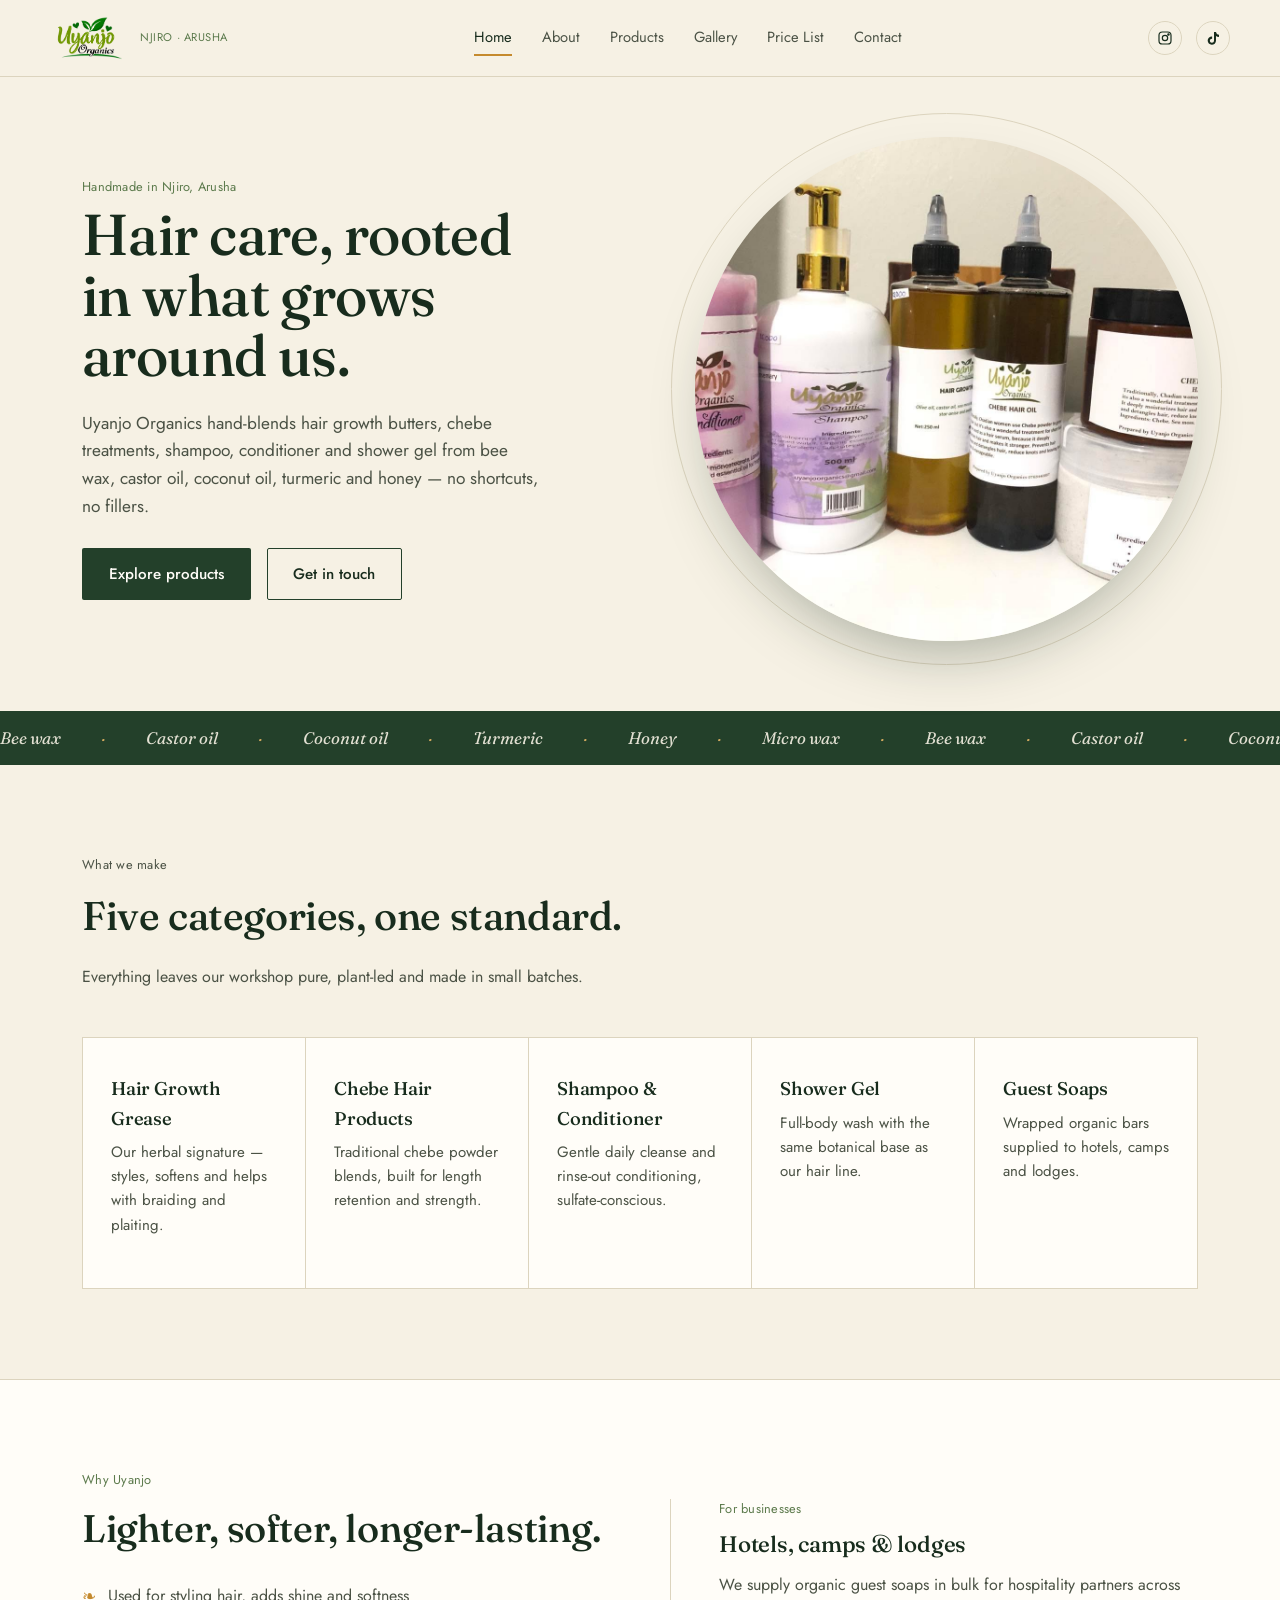
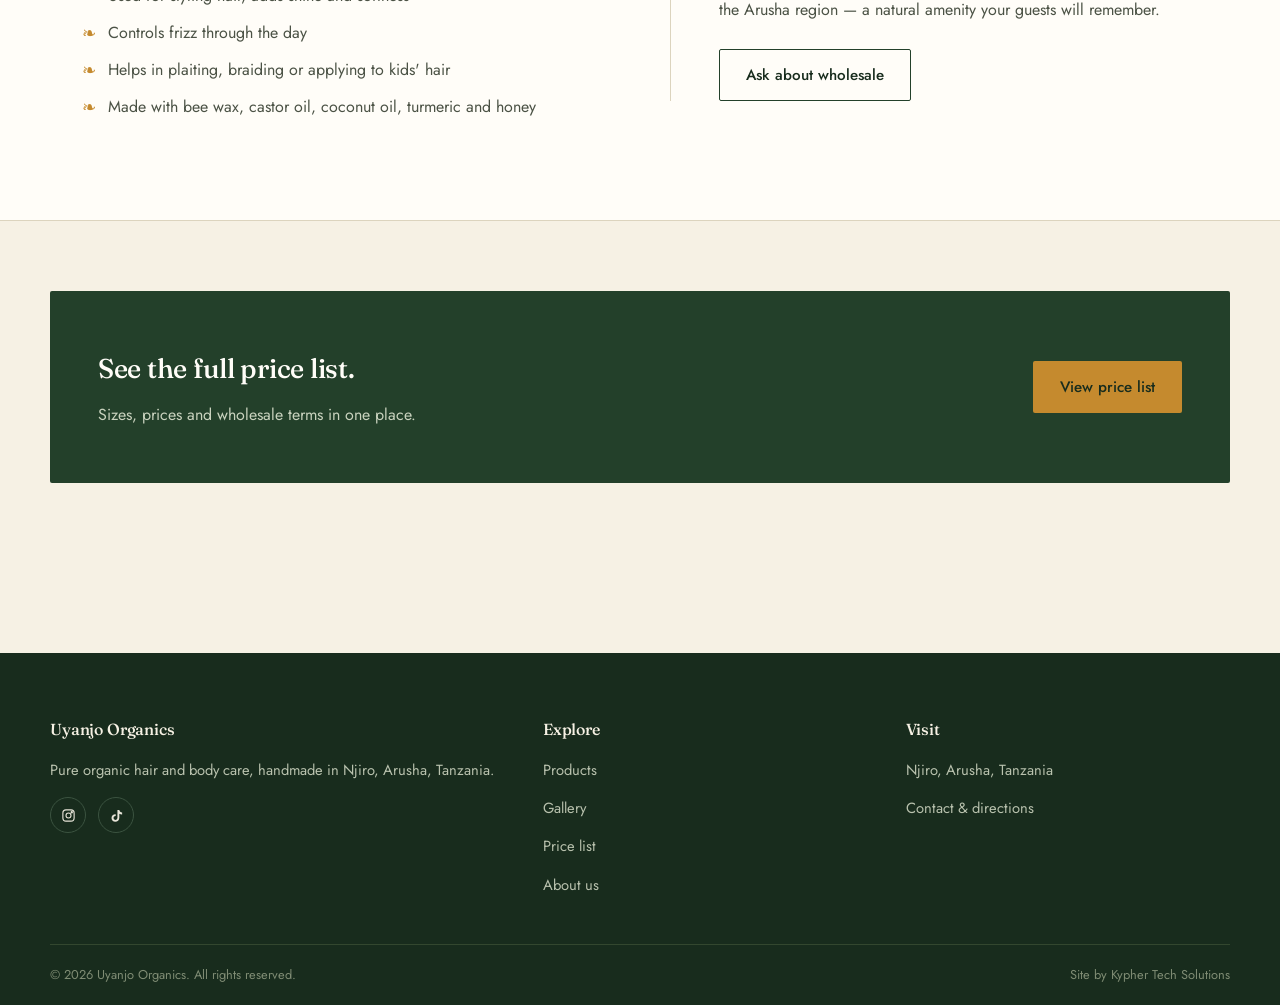
<file: index.html>
<!DOCTYPE html>
<html lang="en">
<head>
<meta charset="UTF-8">
<meta name="viewport" content="width=device-width, initial-scale=1.0">
<title>Uyanjo Organics — Organic Hair & Body Care, Arusha</title>
<meta name="description" content="Uyanjo Organics makes pure organic hair growth butters, chebe hair products, shower gel, shampoo, conditioner and guest soaps for hotels, camps and lodges — handcrafted in Njiro, Arusha, Tanzania.">
<link rel="stylesheet" href="style.css">
</head>
<body>

<header>
  <nav class="wrap nav">
    <a href="index.html" class="brand">
      <img src="assets/logo.png" alt="Uyanjo Organics" class="brand-logo">
      <span class="brand-locality">NJIRO · ARUSHA</span>
    </a>
    <button class="nav-toggle" aria-label="Toggle menu" aria-expanded="false">
      <span></span><span></span><span></span>
    </button>
    <div class="nav-links">
      <a href="index.html" class="active">Home</a>
      <a href="about.html">About</a>
      <a href="products.html">Products</a>
      <a href="gallery.html">Gallery</a>
      <a href="price.html">Price List</a>
      <a href="contact.html">Contact</a>
    </div>
    <div class="nav-social">
      <a href="https://www.instagram.com/uyanjoorganics" aria-label="Instagram" target="_blank" rel="noopener">
        <svg width="16" height="16" viewBox="0 0 24 24" fill="none" stroke="currentColor" stroke-width="1.8"><rect x="3" y="3" width="18" height="18" rx="5"/><circle cx="12" cy="12" r="4"/><circle cx="17.2" cy="6.8" r="1"/></svg>
      </a>
      <a href="https://vm.tiktok.com/ZS9BqSsMvAgSg-9D9fx/" aria-label="TikTok" target="_blank" rel="noopener">
        <svg width="16" height="16" viewBox="0 0 24 24" fill="currentColor"><path d="M16.5 3c.4 2.4 2 4 4.5 4.2v3.1c-1.6.1-3-.4-4.5-1.3v6.6c0 4-3 6.4-6.4 6.4-3.5 0-6.1-2.7-6.1-6.1 0-3.6 3.1-6.3 6.7-6V13c-1.7-.2-3.4.9-3.4 3 0 1.8 1.4 3 3 3 1.8 0 3.2-1.4 3.2-3.4V3h3z"/></svg>
      </a>
    </div>
  </nav>
</header>

<!-- ================= HERO ================= -->
<section class="hero-section">
  <div class="wrap hero-grid">
    <div>
      <p class="eyebrow">Handmade in Njiro, Arusha</p>
      <h1 class="hero-heading">Hair care, rooted in what grows around us.</h1>
      <p class="hero-sub">
        Uyanjo Organics hand-blends hair growth butters, chebe treatments, shampoo,
        conditioner and shower gel from bee wax, castor oil, coconut oil, turmeric
        and honey — no shortcuts, no fillers.
      </p>
      <div class="hero-ctas">
        <a href="products.html" class="btn btn-primary">Explore products</a>
        <a href="contact.html" class="btn btn-ghost">Get in touch</a>
      </div>
    </div>
    <div class="hero-image-wrap">
      <div class="hero-image-ring"></div>
      <img src="assets/jar-hero.jpg" alt="Jar of Uyanjo Organics herbal hair grease" class="hero-image">
    </div>
  </div>
</section>

<!-- ============ INGREDIENT RIBBON ============ -->
<div class="ribbon" style="margin-top:70px;">
  <div class="ribbon-track">
    <span>Bee wax</span><span>Castor oil</span><span>Coconut oil</span><span>Turmeric</span><span>Honey</span><span>Micro wax</span>
    <span>Bee wax</span><span>Castor oil</span><span>Coconut oil</span><span>Turmeric</span><span>Honey</span><span>Micro wax</span>
  </div>
</div>

<!-- ================= WHAT WE MAKE ================= -->
<section>
  <div class="wrap">
    <div class="section-head">
      <p class="eyebrow">What we make</p>
      <h2>Five categories, one standard.</h2>
      <p>Everything leaves our workshop pure, plant-led and made in small batches.</p>
    </div>
    <div style="display:grid;grid-template-columns:repeat(auto-fit,minmax(220px,1fr));gap:1px;background:var(--line);border:1px solid var(--line);">
      <div style="background:var(--paper);padding:36px 28px;">
        <h3 style="font-size:1.15rem;">Hair Growth Grease</h3>
        <p style="color:var(--ink-soft);font-size:.94rem;">Our herbal signature — styles, softens and helps with braiding and plaiting.</p>
      </div>
      <div style="background:var(--paper);padding:36px 28px;">
        <h3 style="font-size:1.15rem;">Chebe Hair Products</h3>
        <p style="color:var(--ink-soft);font-size:.94rem;">Traditional chebe powder blends, built for length retention and strength.</p>
      </div>
      <div style="background:var(--paper);padding:36px 28px;">
        <h3 style="font-size:1.15rem;">Shampoo &amp; Conditioner</h3>
        <p style="color:var(--ink-soft);font-size:.94rem;">Gentle daily cleanse and rinse-out conditioning, sulfate-conscious.</p>
      </div>
      <div style="background:var(--paper);padding:36px 28px;">
        <h3 style="font-size:1.15rem;">Shower Gel</h3>
        <p style="color:var(--ink-soft);font-size:.94rem;">Full-body wash with the same botanical base as our hair line.</p>
      </div>
      <div style="background:var(--paper);padding:36px 28px;">
        <h3 style="font-size:1.15rem;">Guest Soaps</h3>
        <p style="color:var(--ink-soft);font-size:.94rem;">Wrapped organic bars supplied to hotels, camps and lodges.</p>
      </div>
    </div>
  </div>
</section>

<!-- ================= WHY / BENEFITS ================= -->
<section style="background:var(--paper);border-top:1px solid var(--line);border-bottom:1px solid var(--line);">
  <div class="wrap" style="display:grid;grid-template-columns:1fr 1fr;gap:60px;align-items:center;">
    <div>
      <p class="eyebrow">Why Uyanjo</p>
      <h2 style="font-size:clamp(1.8rem,3.2vw,2.4rem);">Lighter, softer, longer-lasting.</h2>
      <ul class="leaf-list" style="margin-top:24px;">
        <li>Used for styling hair, adds shine and softness</li>
        <li>Controls frizz through the day</li>
        <li>Helps in plaiting, braiding or applying to kids' hair</li>
        <li>Made with bee wax, castor oil, coconut oil, turmeric and honey</li>
      </ul>
    </div>
    <div style="border-left:1px solid var(--line);padding-left:48px;">
      <p class="eyebrow">For businesses</p>
      <h3 style="font-size:1.4rem;">Hotels, camps &amp; lodges</h3>
      <p style="color:var(--ink-soft);">
        We supply organic guest soaps in bulk for hospitality partners across the
        Arusha region — a natural amenity your guests will remember.
      </p>
      <a href="contact.html" class="btn btn-ghost" style="margin-top:10px;">Ask about wholesale</a>
    </div>
  </div>
</section>

<!-- ================= CTA STRIP ================= -->
<section style="padding:70px 0;">
  <div class="wrap" style="background:var(--forest);color:var(--paper);border-radius:var(--radius);padding:56px 48px;display:flex;justify-content:space-between;align-items:center;flex-wrap:wrap;gap:24px;">
    <div>
      <h2 style="color:var(--paper);font-size:1.7rem;">See the full price list.</h2>
      <p style="color:#C9D2BE;margin:0;">Sizes, prices and wholesale terms in one place.</p>
    </div>
    <a href="price.html" class="btn" style="background:var(--turmeric);color:var(--forest-deep);">View price list</a>
  </div>
</section>

<footer>
  <div class="wrap footer-grid">
    <div>
      <h4>Uyanjo Organics</h4>
      <p>Pure organic hair and body care, handmade in Njiro, Arusha, Tanzania.</p>
      <div class="footer-social">
        <a href="https://www.instagram.com/uyanjoorganics" aria-label="Instagram" target="_blank" rel="noopener">
          <svg width="15" height="15" viewBox="0 0 24 24" fill="none" stroke="currentColor" stroke-width="1.8"><rect x="3" y="3" width="18" height="18" rx="5"/><circle cx="12" cy="12" r="4"/><circle cx="17.2" cy="6.8" r="1"/></svg>
        </a>
        <a href="https://vm.tiktok.com/ZS9BqSsMvAgSg-9D9fx/" aria-label="TikTok" target="_blank" rel="noopener">
          <svg width="15" height="15" viewBox="0 0 24 24" fill="currentColor"><path d="M16.5 3c.4 2.4 2 4 4.5 4.2v3.1c-1.6.1-3-.4-4.5-1.3v6.6c0 4-3 6.4-6.4 6.4-3.5 0-6.1-2.7-6.1-6.1 0-3.6 3.1-6.3 6.7-6V13c-1.7-.2-3.4.9-3.4 3 0 1.8 1.4 3 3 3 1.8 0 3.2-1.4 3.2-3.4V3h3z"/></svg>
        </a>
      </div>
    </div>
    <div>
      <h4>Explore</h4>
      <p><a href="products.html">Products</a></p>
      <p><a href="gallery.html">Gallery</a></p>
      <p><a href="price.html">Price list</a></p>
      <p><a href="about.html">About us</a></p>
    </div>
    <div>
      <h4>Visit</h4>
      <p>Njiro, Arusha, Tanzania</p>
      <p><a href="contact.html">Contact &amp; directions</a></p>
    </div>
  </div>
  <div class="wrap footer-bottom">
    <span>© 2026 Uyanjo Organics. All rights reserved.</span>
    <span>Site by Kypher Tech Solutions</span>
  </div>
</footer>

<script src="script.js"></script>
</body>
</html>
</file>
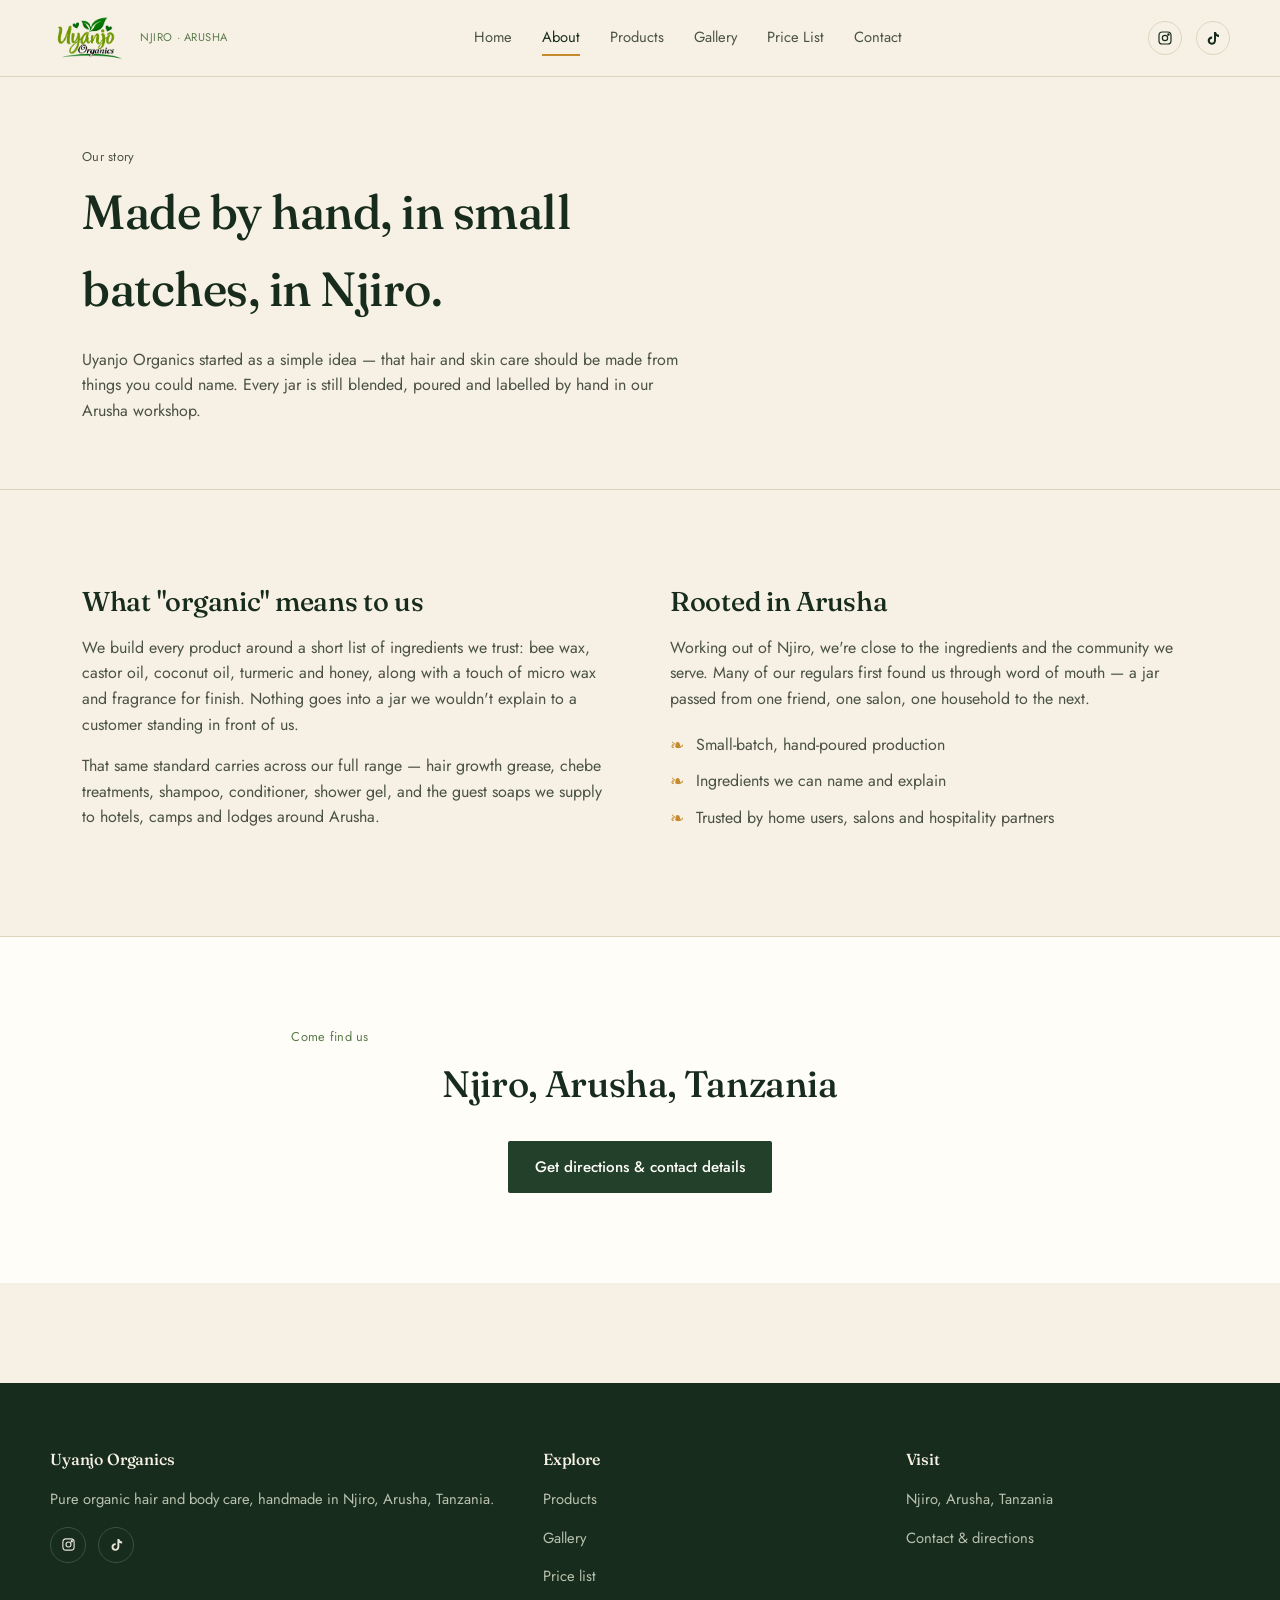
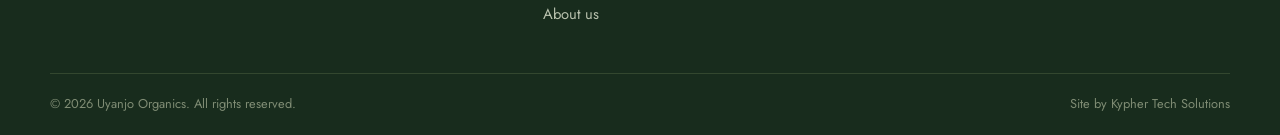
<file: about.html>
<!DOCTYPE html>
<html lang="en">
<head>
<meta charset="UTF-8">
<meta name="viewport" content="width=device-width, initial-scale=1.0">
<title>About — Uyanjo Organics</title>
<link rel="stylesheet" href="style.css">
</head>
<body>

<header>
  <nav class="wrap nav">
    <a href="index.html" class="brand">
      <img src="assets/logo.png" alt="Uyanjo Organics" class="brand-logo">
      <span class="brand-locality">NJIRO · ARUSHA</span>
    </a>
    <button class="nav-toggle" aria-label="Toggle menu" aria-expanded="false">
      <span></span><span></span><span></span>
    </button>
    <div class="nav-links">
      <a href="index.html">Home</a>
      <a href="about.html" class="active">About</a>
      <a href="products.html">Products</a>
      <a href="gallery.html">Gallery</a>
      <a href="price.html">Price List</a>
      <a href="contact.html">Contact</a>
    </div>
    <div class="nav-social">
      <a href="https://www.instagram.com/uyanjoorganics" aria-label="Instagram" target="_blank" rel="noopener">
        <svg width="16" height="16" viewBox="0 0 24 24" fill="none" stroke="currentColor" stroke-width="1.8"><rect x="3" y="3" width="18" height="18" rx="5"/><circle cx="12" cy="12" r="4"/><circle cx="17.2" cy="6.8" r="1"/></svg>
      </a>
      <a href="https://vm.tiktok.com/ZS9BqSsMvAgSg-9D9fx/" aria-label="TikTok" target="_blank" rel="noopener">
        <svg width="16" height="16" viewBox="0 0 24 24" fill="currentColor"><path d="M16.5 3c.4 2.4 2 4 4.5 4.2v3.1c-1.6.1-3-.4-4.5-1.3v6.6c0 4-3 6.4-6.4 6.4-3.5 0-6.1-2.7-6.1-6.1 0-3.6 3.1-6.3 6.7-6V13c-1.7-.2-3.4.9-3.4 3 0 1.8 1.4 3 3 3 1.8 0 3.2-1.4 3.2-3.4V3h3z"/></svg>
      </a>
    </div>
  </nav>
</header>

<div class="page-head">
  <div class="wrap">
    <p class="eyebrow">Our story</p>
    <h1>Made by hand, in small batches, in Njiro.</h1>
    <p>Uyanjo Organics started as a simple idea — that hair and skin care should
      be made from things you could name. Every jar is still blended, poured
      and labelled by hand in our Arusha workshop.</p>
  </div>
</div>

<section>
  <div class="wrap" style="display:grid;grid-template-columns:1fr 1fr;gap:60px;align-items:start;">
    <div>
      <h2 style="font-size:1.7rem;">What "organic" means to us</h2>
      <p style="color:var(--ink-soft);">
        We build every product around a short list of ingredients we trust:
        bee wax, castor oil, coconut oil, turmeric and honey, along with a
        touch of micro wax and fragrance for finish. Nothing goes into a jar
        we wouldn't explain to a customer standing in front of us.
      </p>
      <p style="color:var(--ink-soft);">
        That same standard carries across our full range — hair growth
        grease, chebe treatments, shampoo, conditioner, shower gel, and the
        guest soaps we supply to hotels, camps and lodges around Arusha.
      </p>
    </div>
    <div>
      <h2 style="font-size:1.7rem;">Rooted in Arusha</h2>
      <p style="color:var(--ink-soft);">
        Working out of Njiro, we're close to the ingredients and the
        community we serve. Many of our regulars first found us through
        word of mouth — a jar passed from one friend, one salon, one
        household to the next.
      </p>
      <ul class="leaf-list" style="margin-top:20px;">
        <li>Small-batch, hand-poured production</li>
        <li>Ingredients we can name and explain</li>
        <li>Trusted by home users, salons and hospitality partners</li>
      </ul>
    </div>
  </div>
</section>

<section style="background:var(--paper);border-top:1px solid var(--line);">
  <div class="wrap" style="text-align:center;">
    <p class="eyebrow" style="justify-content:center;display:flex;">Come find us</p>
    <h2 style="font-size:clamp(1.8rem,3.2vw,2.3rem);">Njiro, Arusha, Tanzania</h2>
    <a href="contact.html" class="btn btn-primary" style="margin-top:12px;">Get directions &amp; contact details</a>
  </div>
</section>

<footer>
  <div class="wrap footer-grid">
    <div>
      <h4>Uyanjo Organics</h4>
      <p>Pure organic hair and body care, handmade in Njiro, Arusha, Tanzania.</p>
      <div class="footer-social">
        <a href="https://www.instagram.com/uyanjoorganics" aria-label="Instagram" target="_blank" rel="noopener">
          <svg width="15" height="15" viewBox="0 0 24 24" fill="none" stroke="currentColor" stroke-width="1.8"><rect x="3" y="3" width="18" height="18" rx="5"/><circle cx="12" cy="12" r="4"/><circle cx="17.2" cy="6.8" r="1"/></svg>
        </a>
        <a href="https://vm.tiktok.com/ZS9BqSsMvAgSg-9D9fx/" aria-label="TikTok" target="_blank" rel="noopener">
          <svg width="15" height="15" viewBox="0 0 24 24" fill="currentColor"><path d="M16.5 3c.4 2.4 2 4 4.5 4.2v3.1c-1.6.1-3-.4-4.5-1.3v6.6c0 4-3 6.4-6.4 6.4-3.5 0-6.1-2.7-6.1-6.1 0-3.6 3.1-6.3 6.7-6V13c-1.7-.2-3.4.9-3.4 3 0 1.8 1.4 3 3 3 1.8 0 3.2-1.4 3.2-3.4V3h3z"/></svg>
        </a>
      </div>
    </div>
    <div>
      <h4>Explore</h4>
      <p><a href="products.html">Products</a></p>
      <p><a href="gallery.html">Gallery</a></p>
      <p><a href="price.html">Price list</a></p>
      <p><a href="about.html">About us</a></p>
    </div>
    <div>
      <h4>Visit</h4>
      <p>Njiro, Arusha, Tanzania</p>
      <p><a href="contact.html">Contact &amp; directions</a></p>
    </div>
  </div>
  <div class="wrap footer-bottom">
    <span>© 2026 Uyanjo Organics. All rights reserved.</span>
    <span>Site by Kypher Tech Solutions</span>
  </div>
</footer>

<script src="script.js"></script>
</body>
</html>
</file>
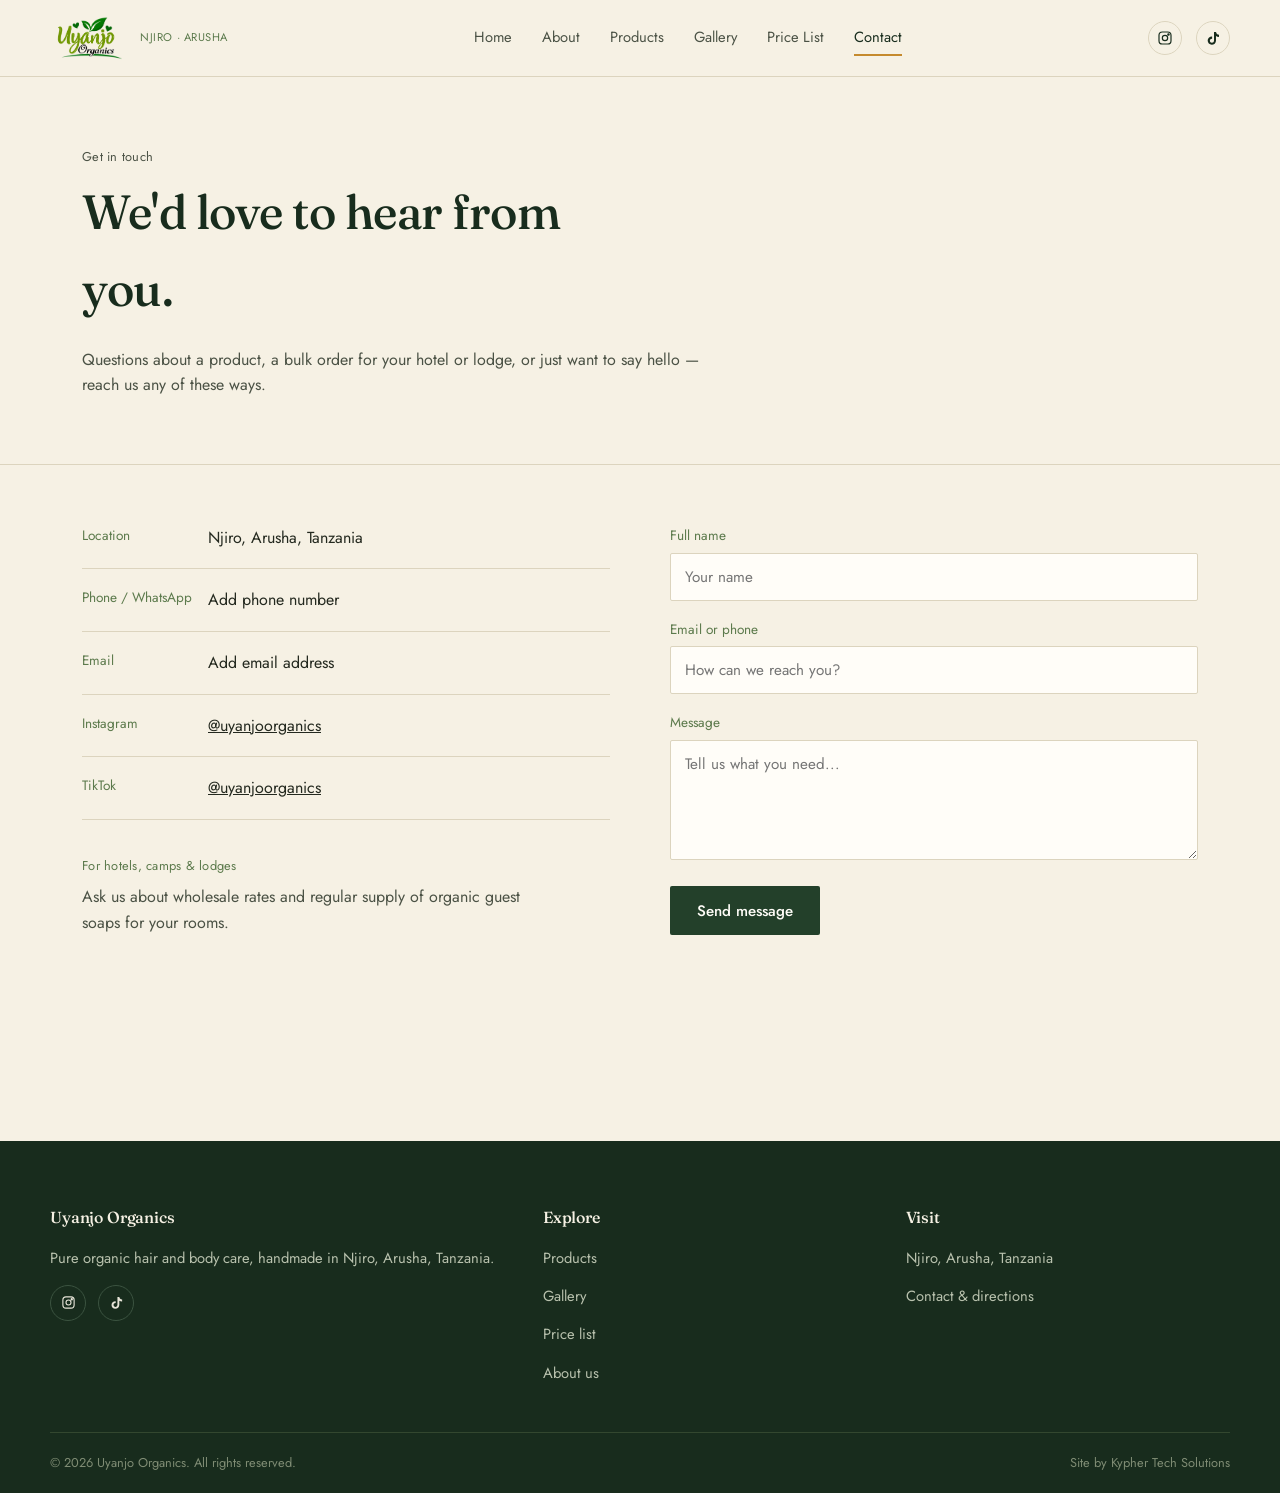
<file: contact.html>
<!DOCTYPE html>
<html lang="en">
<head>
<meta charset="UTF-8">
<meta name="viewport" content="width=device-width, initial-scale=1.0">
<title>Contact — Uyanjo Organics</title>
<link rel="stylesheet" href="style.css">
<style>
  .contact-grid{display:grid;grid-template-columns:1fr 1fr;gap:60px;}
  .info-row{display:flex;gap:16px;padding:18px 0;border-bottom:1px solid var(--line);}
  .info-row:first-child{padding-top:0;}
  .info-row .k{width:110px;flex-shrink:0;color:var(--moss);font-size:.85rem;}
  .info-row .v{color:var(--ink);}
  .field{margin-bottom:18px;}
  .field label{display:block;font-size:.85rem;color:var(--moss);margin-bottom:6px;}
  .field input,.field textarea{
    width:100%;padding:12px 14px;border:1px solid var(--line);background:var(--paper);
    font-family:'Jost',sans-serif;font-size:.95rem;color:var(--ink);border-radius:var(--radius);
  }
  .field textarea{resize:vertical;min-height:120px;}
  @media (max-width:800px){.contact-grid{grid-template-columns:1fr;}}
</style>
</head>
<body>

<header>
  <nav class="wrap nav">
    <a href="index.html" class="brand">
      <img src="assets/logo.png" alt="Uyanjo Organics" class="brand-logo">
      <span class="brand-locality">NJIRO · ARUSHA</span>
    </a>
    <button class="nav-toggle" aria-label="Toggle menu" aria-expanded="false">
      <span></span><span></span><span></span>
    </button>
    <div class="nav-links">
      <a href="index.html">Home</a>
      <a href="about.html">About</a>
      <a href="products.html">Products</a>
      <a href="gallery.html">Gallery</a>
      <a href="price.html">Price List</a>
      <a href="contact.html" class="active">Contact</a>
    </div>
    <div class="nav-social">
      <a href="https://www.instagram.com/uyanjoorganics" aria-label="Instagram" target="_blank" rel="noopener">
        <svg width="16" height="16" viewBox="0 0 24 24" fill="none" stroke="currentColor" stroke-width="1.8"><rect x="3" y="3" width="18" height="18" rx="5"/><circle cx="12" cy="12" r="4"/><circle cx="17.2" cy="6.8" r="1"/></svg>
      </a>
      <a href="https://vm.tiktok.com/ZS9BqSsMvAgSg-9D9fx/" aria-label="TikTok" target="_blank" rel="noopener">
        <svg width="16" height="16" viewBox="0 0 24 24" fill="currentColor"><path d="M16.5 3c.4 2.4 2 4 4.5 4.2v3.1c-1.6.1-3-.4-4.5-1.3v6.6c0 4-3 6.4-6.4 6.4-3.5 0-6.1-2.7-6.1-6.1 0-3.6 3.1-6.3 6.7-6V13c-1.7-.2-3.4.9-3.4 3 0 1.8 1.4 3 3 3 1.8 0 3.2-1.4 3.2-3.4V3h3z"/></svg>
      </a>
    </div>
  </nav>
</header>

<div class="page-head">
  <div class="wrap">
    <p class="eyebrow">Get in touch</p>
    <h1>We'd love to hear from you.</h1>
    <p>Questions about a product, a bulk order for your hotel or lodge, or just want to say hello — reach us any of these ways.</p>
  </div>
</div>

<section style="padding-top:60px;">
  <div class="wrap contact-grid">

    <div>
      <div class="info-row">
        <div class="k">Location</div>
        <div class="v">Njiro, Arusha, Tanzania</div>
      </div>
      <div class="info-row">
        <div class="k">Phone / WhatsApp</div>
        <div class="v">Add phone number</div>
      </div>
      <div class="info-row">
        <div class="k">Email</div>
        <div class="v">Add email address</div>
      </div>
      <div class="info-row">
        <div class="k">Instagram</div>
        <div class="v"><a href="https://www.instagram.com/uyanjoorganics" target="_blank" rel="noopener" style="text-decoration:underline;">@uyanjoorganics</a></div>
      </div>
      <div class="info-row">
        <div class="k">TikTok</div>
        <div class="v"><a href="https://vm.tiktok.com/ZS9BqSsMvAgSg-9D9fx/" target="_blank" rel="noopener" style="text-decoration:underline;">@uyanjoorganics</a></div>
      </div>

      <div style="margin-top:36px;">
        <p class="eyebrow">For hotels, camps &amp; lodges</p>
        <p style="color:var(--ink-soft);max-width:44ch;">
          Ask us about wholesale rates and regular supply of organic guest soaps
          for your rooms.
        </p>
      </div>
    </div>

    <div>
      <form>
        <div class="field">
          <label for="name">Full name</label>
          <input id="name" type="text" name="name" placeholder="Your name">
        </div>
        <div class="field">
          <label for="email">Email or phone</label>
          <input id="email" type="text" name="email" placeholder="How can we reach you?">
        </div>
        <div class="field">
          <label for="message">Message</label>
          <textarea id="message" name="message" placeholder="Tell us what you need..."></textarea>
        </div>
        <button type="submit" class="btn btn-primary">Send message</button>
      </form>
    </div>

  </div>
</section>

<footer>
  <div class="wrap footer-grid">
    <div>
      <h4>Uyanjo Organics</h4>
      <p>Pure organic hair and body care, handmade in Njiro, Arusha, Tanzania.</p>
      <div class="footer-social">
        <a href="https://www.instagram.com/uyanjoorganics" aria-label="Instagram" target="_blank" rel="noopener">
          <svg width="15" height="15" viewBox="0 0 24 24" fill="none" stroke="currentColor" stroke-width="1.8"><rect x="3" y="3" width="18" height="18" rx="5"/><circle cx="12" cy="12" r="4"/><circle cx="17.2" cy="6.8" r="1"/></svg>
        </a>
        <a href="https://vm.tiktok.com/ZS9BqSsMvAgSg-9D9fx/" aria-label="TikTok" target="_blank" rel="noopener">
          <svg width="15" height="15" viewBox="0 0 24 24" fill="currentColor"><path d="M16.5 3c.4 2.4 2 4 4.5 4.2v3.1c-1.6.1-3-.4-4.5-1.3v6.6c0 4-3 6.4-6.4 6.4-3.5 0-6.1-2.7-6.1-6.1 0-3.6 3.1-6.3 6.7-6V13c-1.7-.2-3.4.9-3.4 3 0 1.8 1.4 3 3 3 1.8 0 3.2-1.4 3.2-3.4V3h3z"/></svg>
        </a>
      </div>
    </div>
    <div>
      <h4>Explore</h4>
      <p><a href="products.html">Products</a></p>
      <p><a href="gallery.html">Gallery</a></p>
      <p><a href="price.html">Price list</a></p>
      <p><a href="about.html">About us</a></p>
    </div>
    <div>
      <h4>Visit</h4>
      <p>Njiro, Arusha, Tanzania</p>
      <p><a href="contact.html">Contact &amp; directions</a></p>
    </div>
  </div>
  <div class="wrap footer-bottom">
    <span>© 2026 Uyanjo Organics. All rights reserved.</span>
    <span>Site by Kypher Tech Solutions</span>
  </div>
</footer>

<script src="script.js"></script>
</body>
</html>
</file>
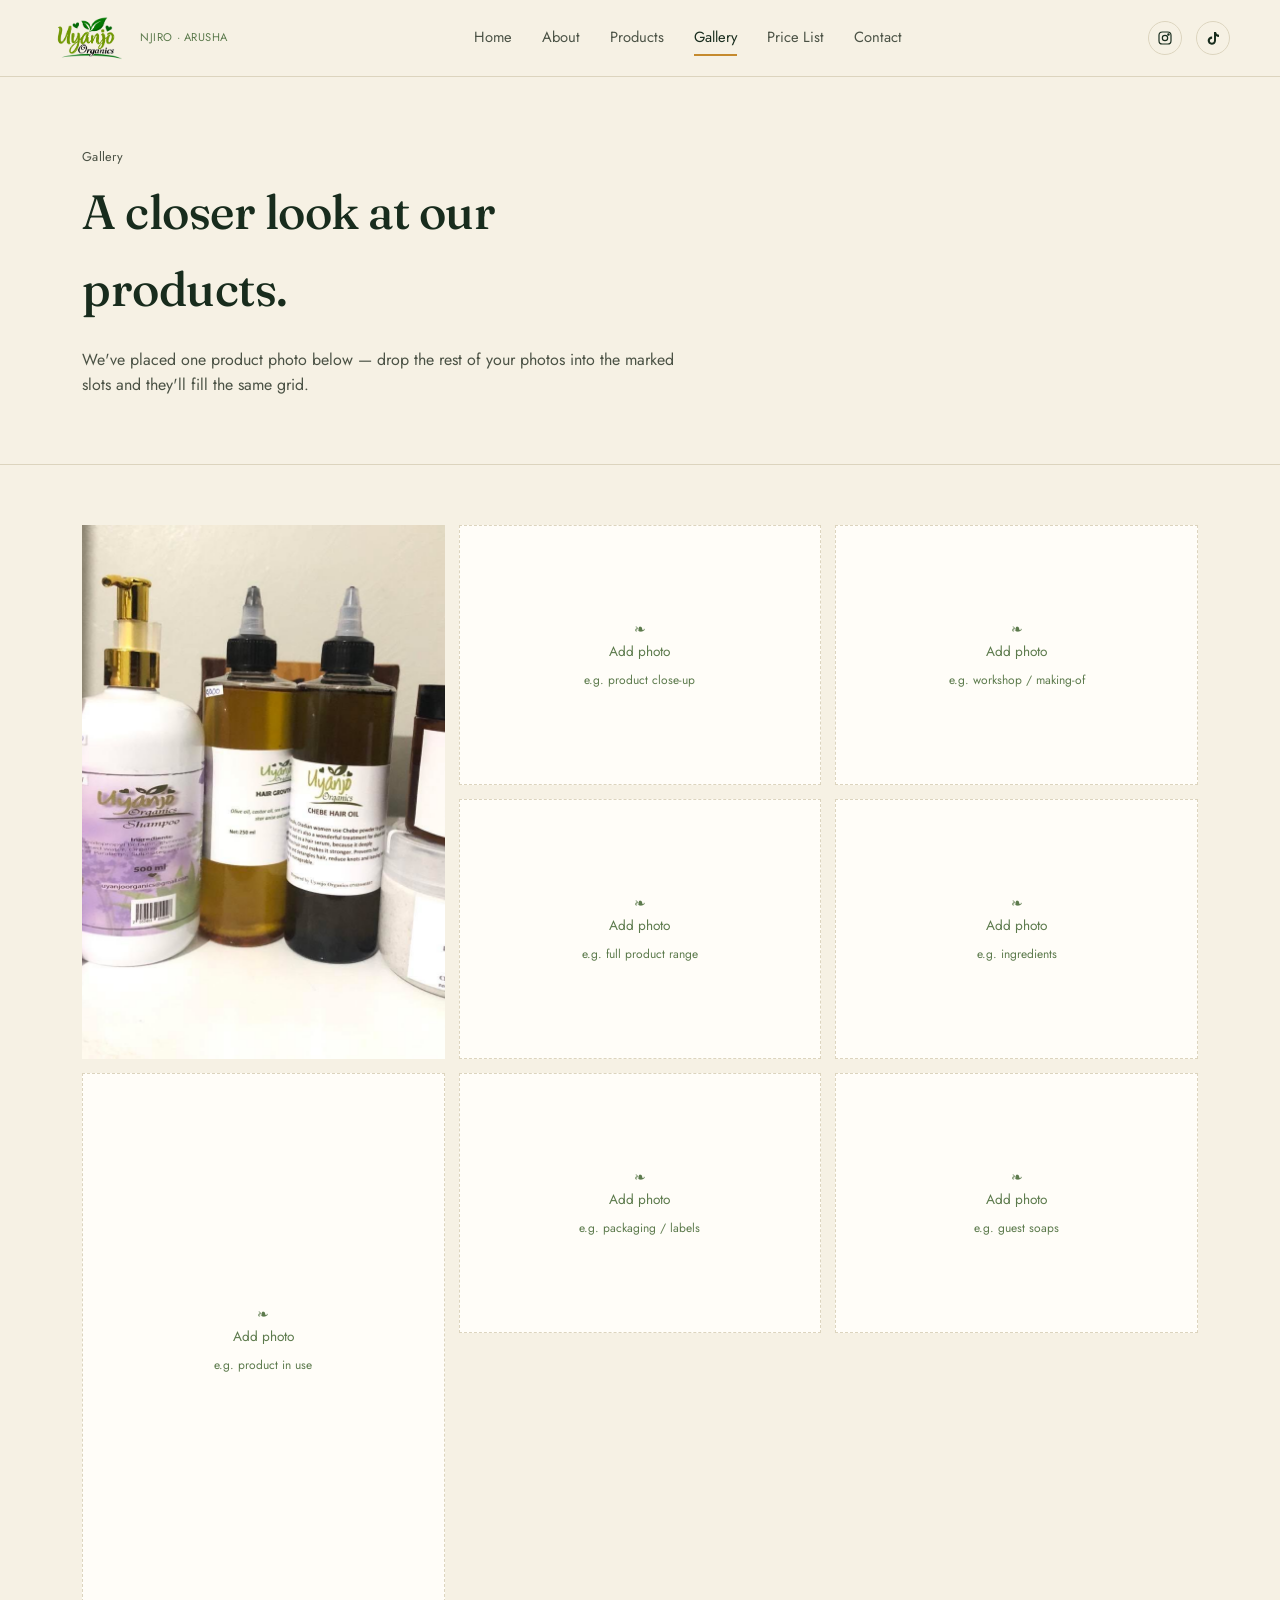
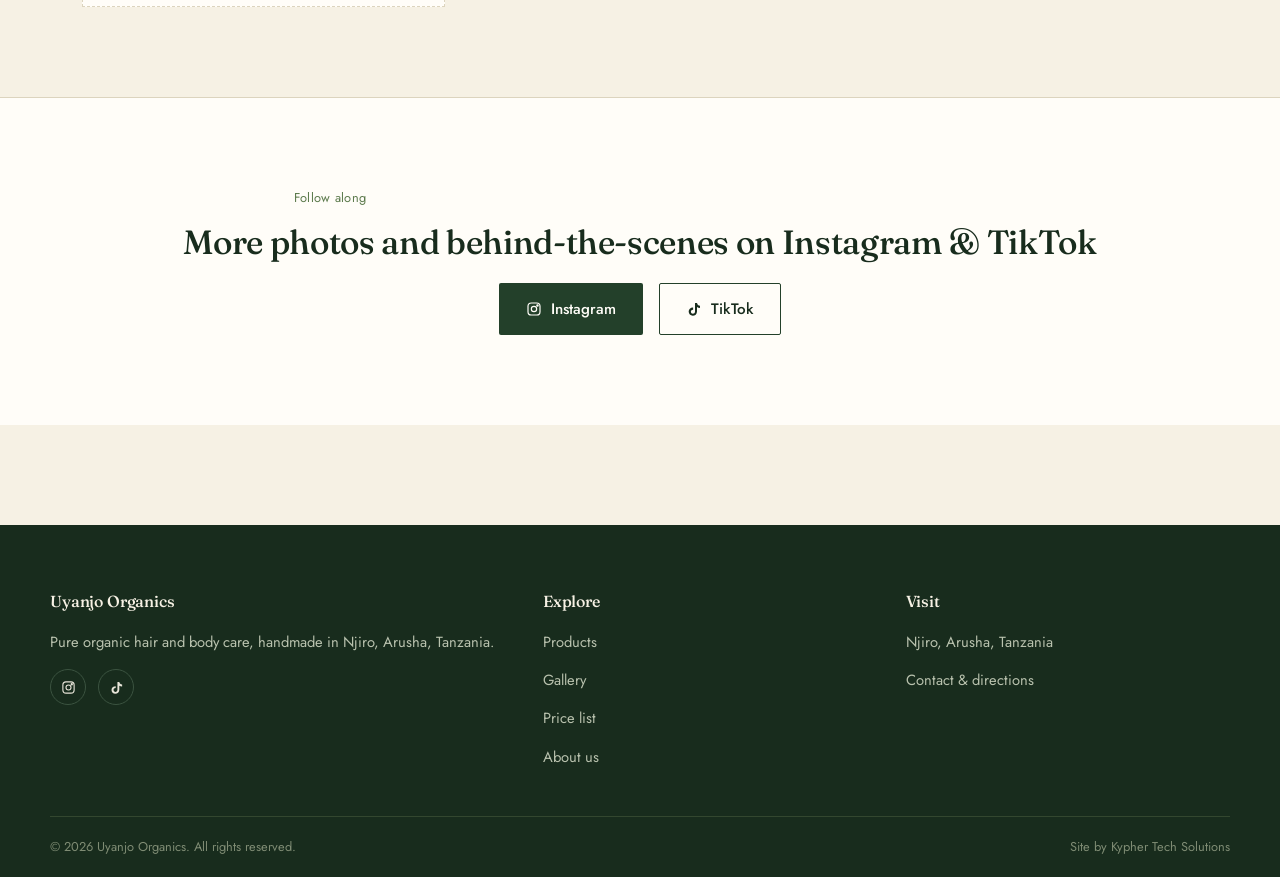
<file: gallery.html>
<!DOCTYPE html>
<html lang="en">
<head>
<meta charset="UTF-8">
<meta name="viewport" content="width=device-width, initial-scale=1.0">
<title>Gallery — Uyanjo Organics</title>
<link rel="stylesheet" href="style.css">
<style>
  .gal-grid{
    display:grid;
    grid-template-columns:repeat(3,1fr);
    grid-auto-rows:260px;
    gap:14px;
  }
  .gal-grid img{width:100%;height:100%;object-fit:cover;}
  .gal-item{overflow:hidden;background:var(--paper);}
  .gal-item.tall{grid-row:span 2;}
  .placeholder{
    width:100%;height:100%;
    border:1.5px dashed var(--line);
    display:flex;align-items:center;justify-content:center;
    flex-direction:column;gap:8px;
    color:var(--moss);font-size:.85rem;text-align:center;padding:16px;
  }
  @media (max-width:760px){
    .gal-grid{grid-template-columns:repeat(2,1fr);grid-auto-rows:200px;}
  }
</style>
</head>
<body>

<header>
  <nav class="wrap nav">
    <a href="index.html" class="brand">
      <img src="assets/logo.png" alt="Uyanjo Organics" class="brand-logo">
      <span class="brand-locality">NJIRO · ARUSHA</span>
    </a>
    <button class="nav-toggle" aria-label="Toggle menu" aria-expanded="false">
      <span></span><span></span><span></span>
    </button>
    <div class="nav-links">
      <a href="index.html">Home</a>
      <a href="about.html">About</a>
      <a href="products.html">Products</a>
      <a href="gallery.html" class="active">Gallery</a>
      <a href="price.html">Price List</a>
      <a href="contact.html">Contact</a>
    </div>
    <div class="nav-social">
      <a href="https://www.instagram.com/uyanjoorganics" aria-label="Instagram" target="_blank" rel="noopener">
        <svg width="16" height="16" viewBox="0 0 24 24" fill="none" stroke="currentColor" stroke-width="1.8"><rect x="3" y="3" width="18" height="18" rx="5"/><circle cx="12" cy="12" r="4"/><circle cx="17.2" cy="6.8" r="1"/></svg>
      </a>
      <a href="https://vm.tiktok.com/ZS9BqSsMvAgSg-9D9fx/" aria-label="TikTok" target="_blank" rel="noopener">
        <svg width="16" height="16" viewBox="0 0 24 24" fill="currentColor"><path d="M16.5 3c.4 2.4 2 4 4.5 4.2v3.1c-1.6.1-3-.4-4.5-1.3v6.6c0 4-3 6.4-6.4 6.4-3.5 0-6.1-2.7-6.1-6.1 0-3.6 3.1-6.3 6.7-6V13c-1.7-.2-3.4.9-3.4 3 0 1.8 1.4 3 3 3 1.8 0 3.2-1.4 3.2-3.4V3h3z"/></svg>
      </a>
    </div>
  </nav>
</header>

<div class="page-head">
  <div class="wrap">
    <p class="eyebrow">Gallery</p>
    <h1>A closer look at our products.</h1>
    <p>We've placed one product photo below — drop the rest of your photos into the marked slots and they'll fill the same grid.</p>
  </div>
</div>

<section style="padding-top:60px;">
  <div class="wrap">
    <div class="gal-grid">
      <div class="gal-item tall"><img src="assets/jar-hero.jpg" alt="Uyanjo Organics herbal hair grease jar"></div>
      <div class="gal-item"><div class="placeholder">❧<br>Add photo<br><span style="font-size:.75rem;">e.g. product close-up</span></div></div>
      <div class="gal-item"><div class="placeholder">❧<br>Add photo<br><span style="font-size:.75rem;">e.g. workshop / making-of</span></div></div>
      <div class="gal-item"><div class="placeholder">❧<br>Add photo<br><span style="font-size:.75rem;">e.g. full product range</span></div></div>
      <div class="gal-item"><div class="placeholder">❧<br>Add photo<br><span style="font-size:.75rem;">e.g. ingredients</span></div></div>
      <div class="gal-item tall"><div class="placeholder">❧<br>Add photo<br><span style="font-size:.75rem;">e.g. product in use</span></div></div>
      <div class="gal-item"><div class="placeholder">❧<br>Add photo<br><span style="font-size:.75rem;">e.g. packaging / labels</span></div></div>
      <div class="gal-item"><div class="placeholder">❧<br>Add photo<br><span style="font-size:.75rem;">e.g. guest soaps</span></div></div>
    </div>
  </div>
</section>

<section style="background:var(--paper);border-top:1px solid var(--line);">
  <div class="wrap" style="text-align:center;">
    <p class="eyebrow" style="justify-content:center;display:flex;">Follow along</p>
    <h2 style="font-size:clamp(1.6rem,3vw,2.1rem);">More photos and behind-the-scenes on Instagram &amp; TikTok</h2>
    <div style="display:flex;gap:16px;justify-content:center;margin-top:10px;">
      <a href="https://www.instagram.com/uyanjoorganics" target="_blank" rel="noopener" class="btn btn-primary btn-icon">
        <svg width="16" height="16" viewBox="0 0 24 24" fill="none" stroke="currentColor" stroke-width="1.8"><rect x="3" y="3" width="18" height="18" rx="5"/><circle cx="12" cy="12" r="4"/><circle cx="17.2" cy="6.8" r="1"/></svg>
        Instagram
      </a>
      <a href="https://vm.tiktok.com/ZS9BqSsMvAgSg-9D9fx/" target="_blank" rel="noopener" class="btn btn-ghost btn-icon">
        <svg width="16" height="16" viewBox="0 0 24 24" fill="currentColor"><path d="M16.5 3c.4 2.4 2 4 4.5 4.2v3.1c-1.6.1-3-.4-4.5-1.3v6.6c0 4-3 6.4-6.4 6.4-3.5 0-6.1-2.7-6.1-6.1 0-3.6 3.1-6.3 6.7-6V13c-1.7-.2-3.4.9-3.4 3 0 1.8 1.4 3 3 3 1.8 0 3.2-1.4 3.2-3.4V3h3z"/></svg>
        TikTok
      </a>
    </div>
  </div>
</section>

<footer>
  <div class="wrap footer-grid">
    <div>
      <h4>Uyanjo Organics</h4>
      <p>Pure organic hair and body care, handmade in Njiro, Arusha, Tanzania.</p>
      <div class="footer-social">
        <a href="https://www.instagram.com/uyanjoorganics" aria-label="Instagram" target="_blank" rel="noopener">
          <svg width="15" height="15" viewBox="0 0 24 24" fill="none" stroke="currentColor" stroke-width="1.8"><rect x="3" y="3" width="18" height="18" rx="5"/><circle cx="12" cy="12" r="4"/><circle cx="17.2" cy="6.8" r="1"/></svg>
        </a>
        <a href="https://vm.tiktok.com/ZS9BqSsMvAgSg-9D9fx/" aria-label="TikTok" target="_blank" rel="noopener">
          <svg width="15" height="15" viewBox="0 0 24 24" fill="currentColor"><path d="M16.5 3c.4 2.4 2 4 4.5 4.2v3.1c-1.6.1-3-.4-4.5-1.3v6.6c0 4-3 6.4-6.4 6.4-3.5 0-6.1-2.7-6.1-6.1 0-3.6 3.1-6.3 6.7-6V13c-1.7-.2-3.4.9-3.4 3 0 1.8 1.4 3 3 3 1.8 0 3.2-1.4 3.2-3.4V3h3z"/></svg>
        </a>
      </div>
    </div>
    <div>
      <h4>Explore</h4>
      <p><a href="products.html">Products</a></p>
      <p><a href="gallery.html">Gallery</a></p>
      <p><a href="price.html">Price list</a></p>
      <p><a href="about.html">About us</a></p>
    </div>
    <div>
      <h4>Visit</h4>
      <p>Njiro, Arusha, Tanzania</p>
      <p><a href="contact.html">Contact &amp; directions</a></p>
    </div>
  </div>
  <div class="wrap footer-bottom">
    <span>© 2026 Uyanjo Organics. All rights reserved.</span>
    <span>Site by Kypher Tech Solutions</span>
  </div>
</footer>

<script src="script.js"></script>
</body>
</html>
</file>
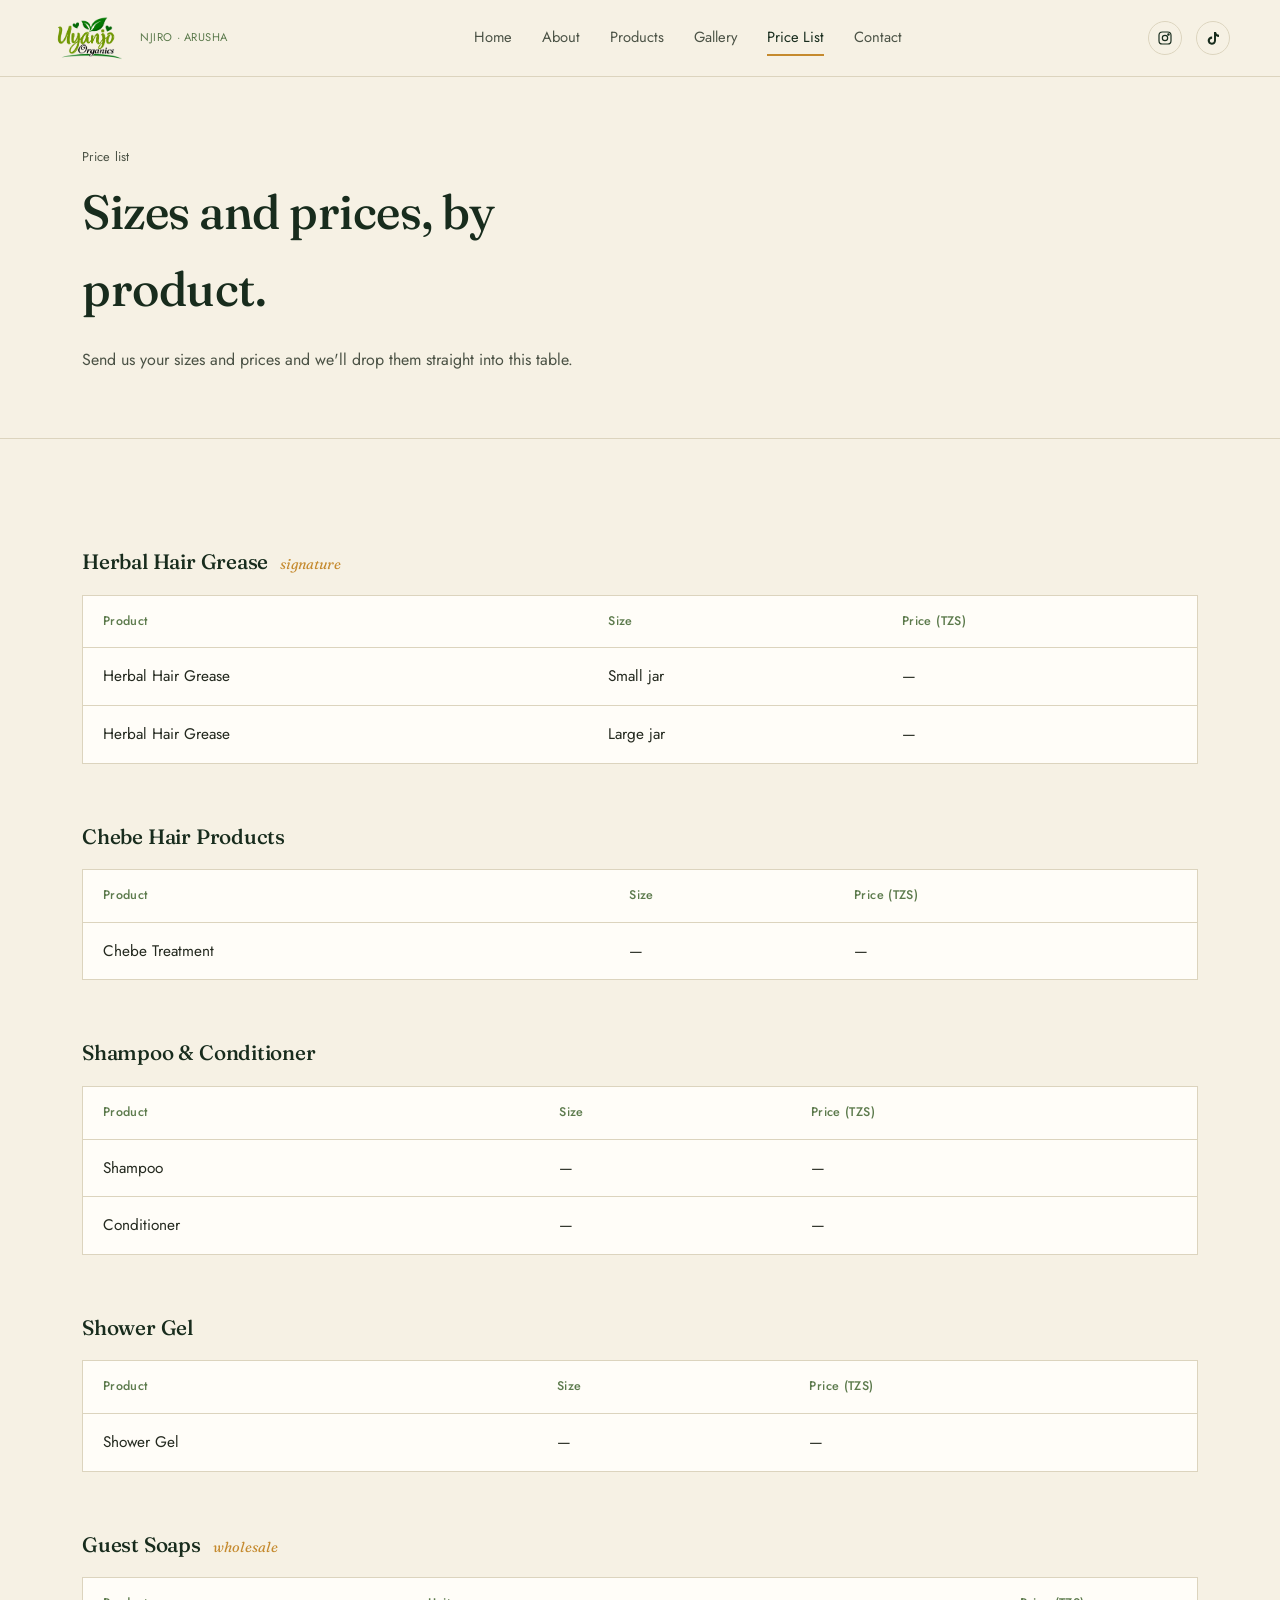
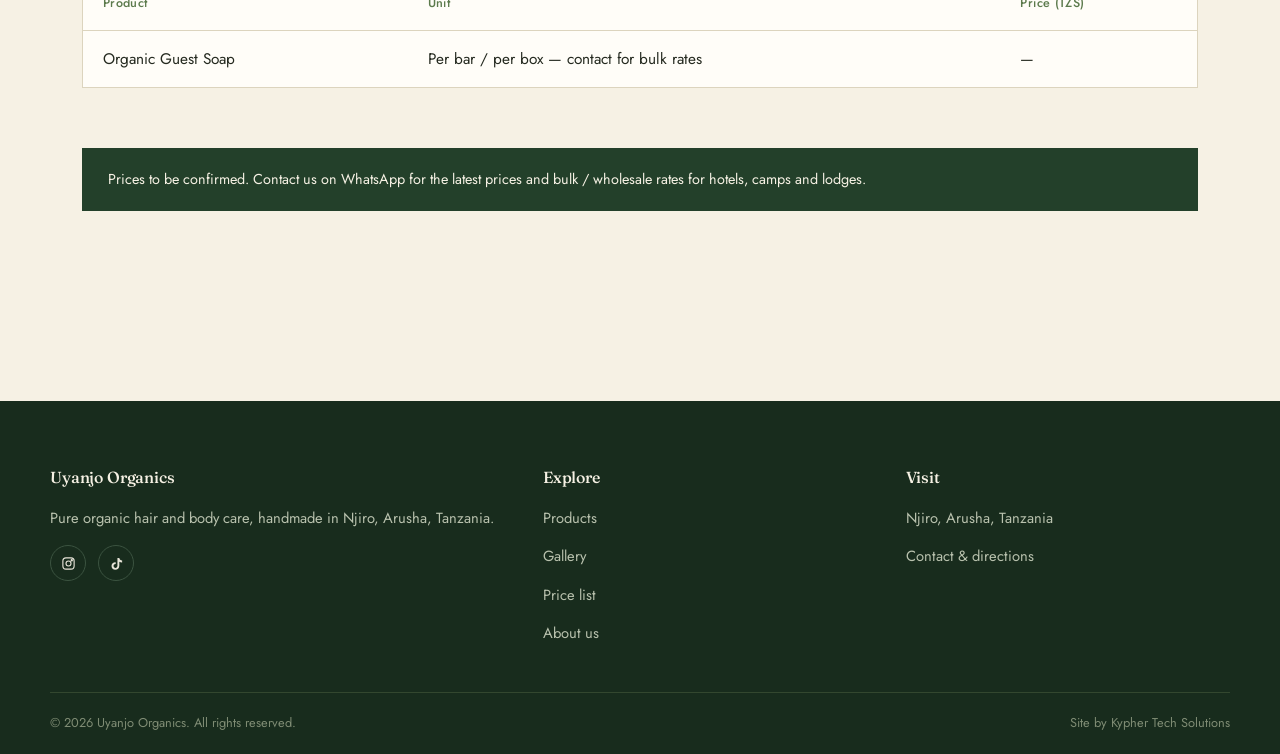
<file: price.html>
<!DOCTYPE html>
<html lang="en">
<head>
<meta charset="UTF-8">
<meta name="viewport" content="width=device-width, initial-scale=1.0">
<title>Price List — Uyanjo Organics</title>
<link rel="stylesheet" href="style.css">
<style>
  .price-table{width:100%;border-collapse:collapse;background:var(--paper);}
  .price-table th,.price-table td{
    text-align:left;padding:16px 20px;border-bottom:1px solid var(--line);
  }
  .price-table th{
    font-family:'Jost',sans-serif;font-size:.78rem;letter-spacing:.03em;
    color:var(--moss);font-weight:500;
  }
  .price-table td{font-size:.96rem;}
  .price-table tr:last-child td{border-bottom:none;}
  .cat-title{
    margin:56px 0 16px;display:flex;align-items:baseline;gap:12px;
  }
  .cat-title h2{font-size:1.3rem;margin:0;}
  .cat-title span{color:var(--turmeric);font-family:'Fraunces',serif;font-style:italic;font-size:.9rem;}
  .price-wrap{border:1px solid var(--line);overflow-x:auto;}
  .note{
    background:var(--forest);color:var(--cream);padding:20px 26px;
    font-size:.9rem;margin-top:60px;
  }
</style>
</head>
<body>

<header>
  <nav class="wrap nav">
    <a href="index.html" class="brand">
      <img src="assets/logo.png" alt="Uyanjo Organics" class="brand-logo">
      <span class="brand-locality">NJIRO · ARUSHA</span>
    </a>
    <button class="nav-toggle" aria-label="Toggle menu" aria-expanded="false">
      <span></span><span></span><span></span>
    </button>
    <div class="nav-links">
      <a href="index.html">Home</a>
      <a href="about.html">About</a>
      <a href="products.html">Products</a>
      <a href="gallery.html">Gallery</a>
      <a href="price.html" class="active">Price List</a>
      <a href="contact.html">Contact</a>
    </div>
    <div class="nav-social">
      <a href="https://www.instagram.com/uyanjoorganics" aria-label="Instagram" target="_blank" rel="noopener">
        <svg width="16" height="16" viewBox="0 0 24 24" fill="none" stroke="currentColor" stroke-width="1.8"><rect x="3" y="3" width="18" height="18" rx="5"/><circle cx="12" cy="12" r="4"/><circle cx="17.2" cy="6.8" r="1"/></svg>
      </a>
      <a href="https://vm.tiktok.com/ZS9BqSsMvAgSg-9D9fx/" aria-label="TikTok" target="_blank" rel="noopener">
        <svg width="16" height="16" viewBox="0 0 24 24" fill="currentColor"><path d="M16.5 3c.4 2.4 2 4 4.5 4.2v3.1c-1.6.1-3-.4-4.5-1.3v6.6c0 4-3 6.4-6.4 6.4-3.5 0-6.1-2.7-6.1-6.1 0-3.6 3.1-6.3 6.7-6V13c-1.7-.2-3.4.9-3.4 3 0 1.8 1.4 3 3 3 1.8 0 3.2-1.4 3.2-3.4V3h3z"/></svg>
      </a>
    </div>
  </nav>
</header>

<div class="page-head">
  <div class="wrap">
    <p class="eyebrow">Price list</p>
    <h1>Sizes and prices, by product.</h1>
    <p>Send us your sizes and prices and we'll drop them straight into this table.</p>
  </div>
</div>

<section style="padding-top:50px;">
  <div class="wrap">

    <div class="cat-title"><h2>Herbal Hair Grease</h2><span>signature</span></div>
    <div class="price-wrap">
      <table class="price-table">
        <thead><tr><th>Product</th><th>Size</th><th>Price (TZS)</th></tr></thead>
        <tbody>
          <tr><td>Herbal Hair Grease</td><td>Small jar</td><td>—</td></tr>
          <tr><td>Herbal Hair Grease</td><td>Large jar</td><td>—</td></tr>
        </tbody>
      </table>
    </div>

    <div class="cat-title"><h2>Chebe Hair Products</h2></div>
    <div class="price-wrap">
      <table class="price-table">
        <thead><tr><th>Product</th><th>Size</th><th>Price (TZS)</th></tr></thead>
        <tbody>
          <tr><td>Chebe Treatment</td><td>—</td><td>—</td></tr>
        </tbody>
      </table>
    </div>

    <div class="cat-title"><h2>Shampoo &amp; Conditioner</h2></div>
    <div class="price-wrap">
      <table class="price-table">
        <thead><tr><th>Product</th><th>Size</th><th>Price (TZS)</th></tr></thead>
        <tbody>
          <tr><td>Shampoo</td><td>—</td><td>—</td></tr>
          <tr><td>Conditioner</td><td>—</td><td>—</td></tr>
        </tbody>
      </table>
    </div>

    <div class="cat-title"><h2>Shower Gel</h2></div>
    <div class="price-wrap">
      <table class="price-table">
        <thead><tr><th>Product</th><th>Size</th><th>Price (TZS)</th></tr></thead>
        <tbody>
          <tr><td>Shower Gel</td><td>—</td><td>—</td></tr>
        </tbody>
      </table>
    </div>

    <div class="cat-title"><h2>Guest Soaps</h2><span>wholesale</span></div>
    <div class="price-wrap">
      <table class="price-table">
        <thead><tr><th>Product</th><th>Unit</th><th>Price (TZS)</th></tr></thead>
        <tbody>
          <tr><td>Organic Guest Soap</td><td>Per bar / per box — contact for bulk rates</td><td>—</td></tr>
        </tbody>
      </table>
    </div>

    <div class="note">
      Prices to be confirmed. Contact us on WhatsApp for the latest prices and bulk / wholesale rates for hotels, camps and lodges.
    </div>

  </div>
</section>

<footer>
  <div class="wrap footer-grid">
    <div>
      <h4>Uyanjo Organics</h4>
      <p>Pure organic hair and body care, handmade in Njiro, Arusha, Tanzania.</p>
      <div class="footer-social">
        <a href="https://www.instagram.com/uyanjoorganics" aria-label="Instagram" target="_blank" rel="noopener">
          <svg width="15" height="15" viewBox="0 0 24 24" fill="none" stroke="currentColor" stroke-width="1.8"><rect x="3" y="3" width="18" height="18" rx="5"/><circle cx="12" cy="12" r="4"/><circle cx="17.2" cy="6.8" r="1"/></svg>
        </a>
        <a href="https://vm.tiktok.com/ZS9BqSsMvAgSg-9D9fx/" aria-label="TikTok" target="_blank" rel="noopener">
          <svg width="15" height="15" viewBox="0 0 24 24" fill="currentColor"><path d="M16.5 3c.4 2.4 2 4 4.5 4.2v3.1c-1.6.1-3-.4-4.5-1.3v6.6c0 4-3 6.4-6.4 6.4-3.5 0-6.1-2.7-6.1-6.1 0-3.6 3.1-6.3 6.7-6V13c-1.7-.2-3.4.9-3.4 3 0 1.8 1.4 3 3 3 1.8 0 3.2-1.4 3.2-3.4V3h3z"/></svg>
        </a>
      </div>
    </div>
    <div>
      <h4>Explore</h4>
      <p><a href="products.html">Products</a></p>
      <p><a href="gallery.html">Gallery</a></p>
      <p><a href="price.html">Price list</a></p>
      <p><a href="about.html">About us</a></p>
    </div>
    <div>
      <h4>Visit</h4>
      <p>Njiro, Arusha, Tanzania</p>
      <p><a href="contact.html">Contact &amp; directions</a></p>
    </div>
  </div>
  <div class="wrap footer-bottom">
    <span>© 2026 Uyanjo Organics. All rights reserved.</span>
    <span>Site by Kypher Tech Solutions</span>
  </div>
</footer>

<script src="script.js"></script>
</body>
</html>
</file>
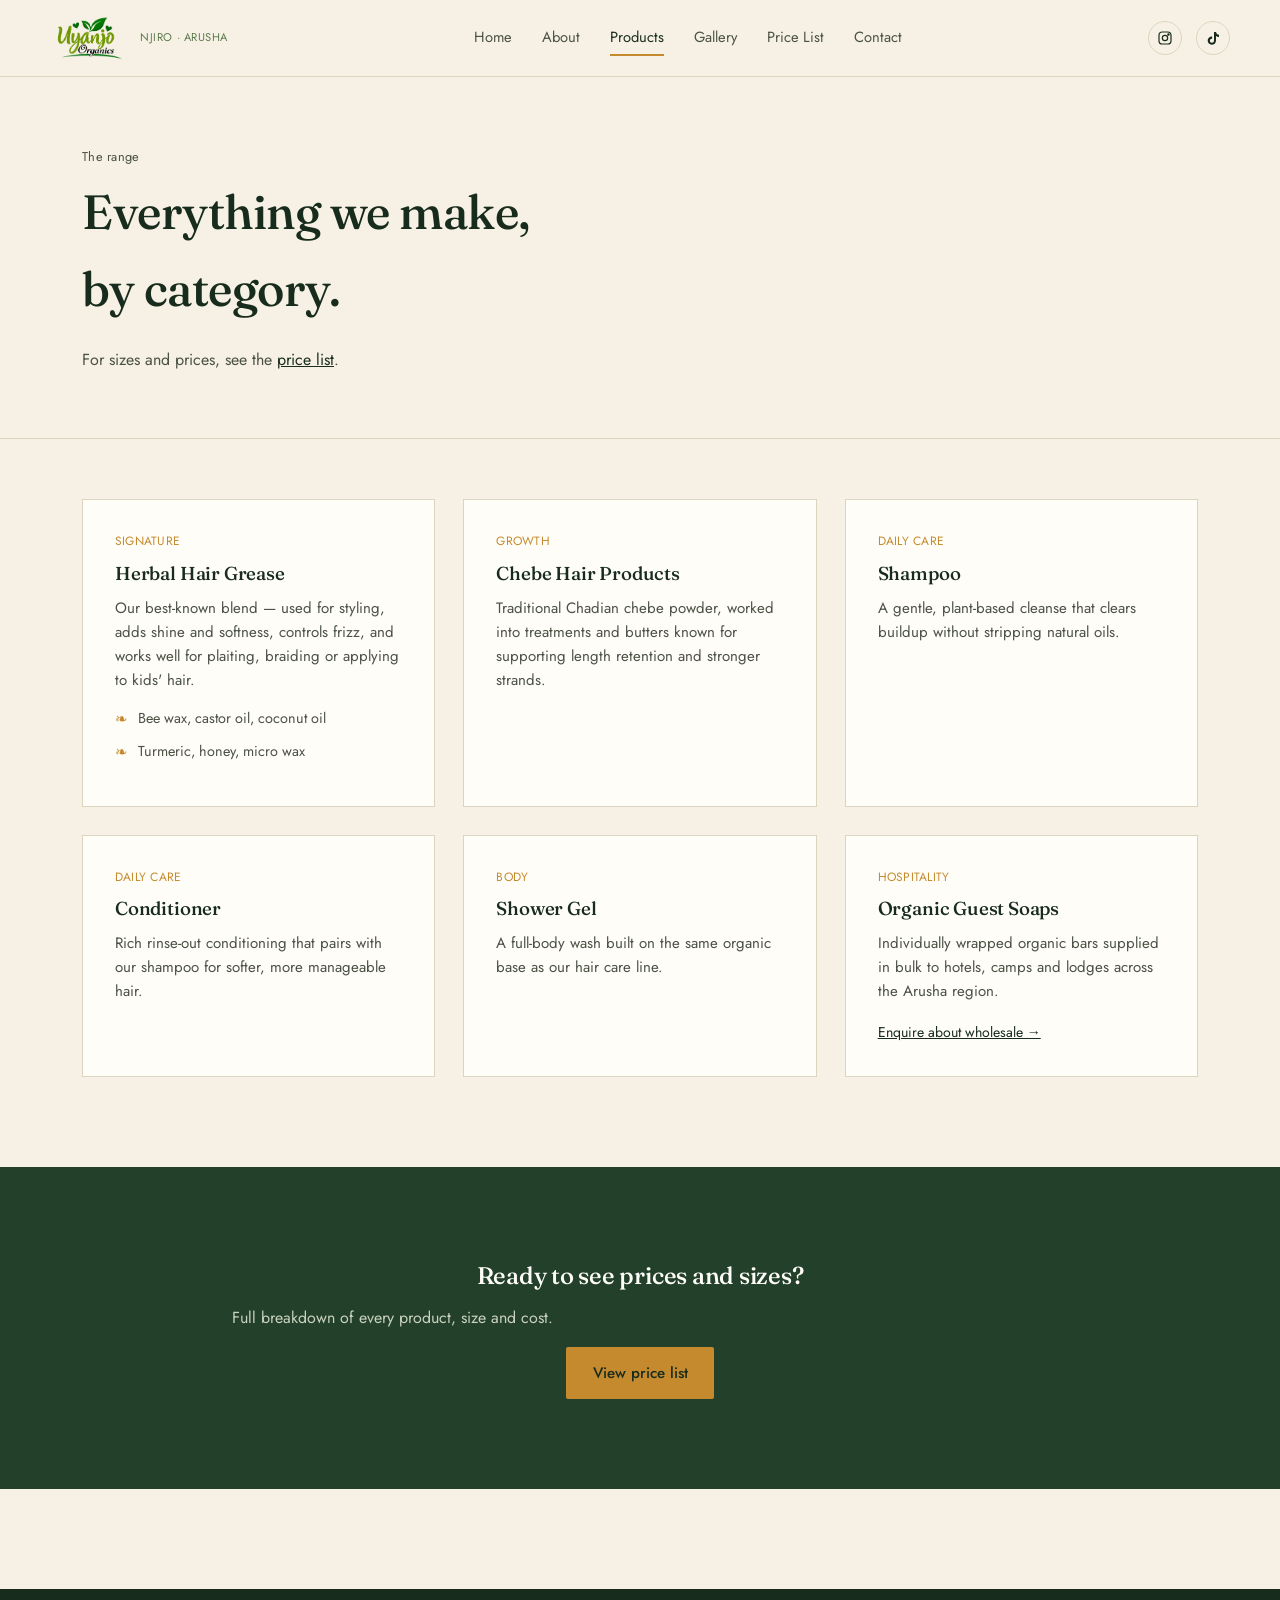
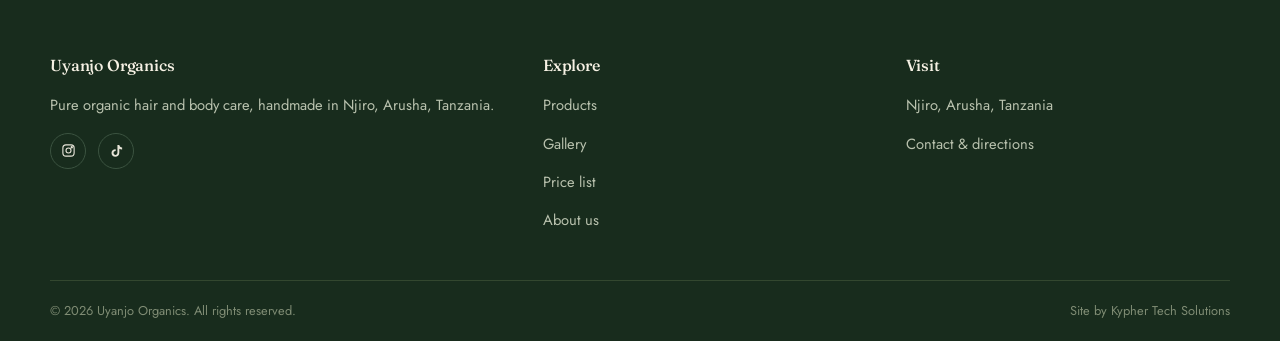
<file: products.html>
<!DOCTYPE html>
<html lang="en">
<head>
<meta charset="UTF-8">
<meta name="viewport" content="width=device-width, initial-scale=1.0">
<title>Products — Uyanjo Organics</title>
<link rel="stylesheet" href="style.css">
<style>
  .prod-grid{display:grid;grid-template-columns:repeat(auto-fit,minmax(260px,1fr));gap:28px;}
  .prod-card{background:var(--paper);border:1px solid var(--line);padding:32px;}
  .prod-card .tag{font-size:.75rem;color:var(--turmeric);letter-spacing:.02em;margin-bottom:.6em;display:block;}
</style>
</head>
<body>

<header>
  <nav class="wrap nav">
    <a href="index.html" class="brand">
      <img src="assets/logo.png" alt="Uyanjo Organics" class="brand-logo">
      <span class="brand-locality">NJIRO · ARUSHA</span>
    </a>
    <button class="nav-toggle" aria-label="Toggle menu" aria-expanded="false">
      <span></span><span></span><span></span>
    </button>
    <div class="nav-links">
      <a href="index.html">Home</a>
      <a href="about.html">About</a>
      <a href="products.html" class="active">Products</a>
      <a href="gallery.html">Gallery</a>
      <a href="price.html">Price List</a>
      <a href="contact.html">Contact</a>
    </div>
    <div class="nav-social">
      <a href="https://www.instagram.com/uyanjoorganics" aria-label="Instagram" target="_blank" rel="noopener">
        <svg width="16" height="16" viewBox="0 0 24 24" fill="none" stroke="currentColor" stroke-width="1.8"><rect x="3" y="3" width="18" height="18" rx="5"/><circle cx="12" cy="12" r="4"/><circle cx="17.2" cy="6.8" r="1"/></svg>
      </a>
      <a href="https://vm.tiktok.com/ZS9BqSsMvAgSg-9D9fx/" aria-label="TikTok" target="_blank" rel="noopener">
        <svg width="16" height="16" viewBox="0 0 24 24" fill="currentColor"><path d="M16.5 3c.4 2.4 2 4 4.5 4.2v3.1c-1.6.1-3-.4-4.5-1.3v6.6c0 4-3 6.4-6.4 6.4-3.5 0-6.1-2.7-6.1-6.1 0-3.6 3.1-6.3 6.7-6V13c-1.7-.2-3.4.9-3.4 3 0 1.8 1.4 3 3 3 1.8 0 3.2-1.4 3.2-3.4V3h3z"/></svg>
      </a>
    </div>
  </nav>
</header>

<div class="page-head">
  <div class="wrap">
    <p class="eyebrow">The range</p>
    <h1>Everything we make, by category.</h1>
    <p>For sizes and prices, see the <a href="price.html" style="color:var(--forest-deep);text-decoration:underline;">price list</a>.</p>
  </div>
</div>

<section style="padding-top:60px;">
  <div class="wrap">
    <div class="prod-grid">

      <div class="prod-card">
        <span class="tag">SIGNATURE</span>
        <h3>Herbal Hair Grease</h3>
        <p style="color:var(--ink-soft);font-size:.94rem;">Our best-known blend — used for styling, adds shine and softness, controls frizz, and works well for plaiting, braiding or applying to kids' hair.</p>
        <ul class="leaf-list" style="margin-top:14px;font-size:.9rem;">
          <li>Bee wax, castor oil, coconut oil</li>
          <li>Turmeric, honey, micro wax</li>
        </ul>
      </div>

      <div class="prod-card">
        <span class="tag">GROWTH</span>
        <h3>Chebe Hair Products</h3>
        <p style="color:var(--ink-soft);font-size:.94rem;">Traditional Chadian chebe powder, worked into treatments and butters known for supporting length retention and stronger strands.</p>
      </div>

      <div class="prod-card">
        <span class="tag">DAILY CARE</span>
        <h3>Shampoo</h3>
        <p style="color:var(--ink-soft);font-size:.94rem;">A gentle, plant-based cleanse that clears buildup without stripping natural oils.</p>
      </div>

      <div class="prod-card">
        <span class="tag">DAILY CARE</span>
        <h3>Conditioner</h3>
        <p style="color:var(--ink-soft);font-size:.94rem;">Rich rinse-out conditioning that pairs with our shampoo for softer, more manageable hair.</p>
      </div>

      <div class="prod-card">
        <span class="tag">BODY</span>
        <h3>Shower Gel</h3>
        <p style="color:var(--ink-soft);font-size:.94rem;">A full-body wash built on the same organic base as our hair care line.</p>
      </div>

      <div class="prod-card">
        <span class="tag">HOSPITALITY</span>
        <h3>Organic Guest Soaps</h3>
        <p style="color:var(--ink-soft);font-size:.94rem;">Individually wrapped organic bars supplied in bulk to hotels, camps and lodges across the Arusha region.</p>
        <a href="contact.html" style="font-size:.88rem;text-decoration:underline;color:var(--forest-deep);">Enquire about wholesale →</a>
      </div>

    </div>
  </div>
</section>

<section style="background:var(--forest);color:var(--paper);">
  <div class="wrap" style="text-align:center;">
    <h2 style="color:var(--paper);">Ready to see prices and sizes?</h2>
    <p style="color:#C9D2BE;">Full breakdown of every product, size and cost.</p>
    <a href="price.html" class="btn" style="background:var(--turmeric);color:var(--forest-deep);">View price list</a>
  </div>
</section>

<footer>
  <div class="wrap footer-grid">
    <div>
      <h4>Uyanjo Organics</h4>
      <p>Pure organic hair and body care, handmade in Njiro, Arusha, Tanzania.</p>
      <div class="footer-social">
        <a href="https://www.instagram.com/uyanjoorganics" aria-label="Instagram" target="_blank" rel="noopener">
          <svg width="15" height="15" viewBox="0 0 24 24" fill="none" stroke="currentColor" stroke-width="1.8"><rect x="3" y="3" width="18" height="18" rx="5"/><circle cx="12" cy="12" r="4"/><circle cx="17.2" cy="6.8" r="1"/></svg>
        </a>
        <a href="https://vm.tiktok.com/ZS9BqSsMvAgSg-9D9fx/" aria-label="TikTok" target="_blank" rel="noopener">
          <svg width="15" height="15" viewBox="0 0 24 24" fill="currentColor"><path d="M16.5 3c.4 2.4 2 4 4.5 4.2v3.1c-1.6.1-3-.4-4.5-1.3v6.6c0 4-3 6.4-6.4 6.4-3.5 0-6.1-2.7-6.1-6.1 0-3.6 3.1-6.3 6.7-6V13c-1.7-.2-3.4.9-3.4 3 0 1.8 1.4 3 3 3 1.8 0 3.2-1.4 3.2-3.4V3h3z"/></svg>
        </a>
      </div>
    </div>
    <div>
      <h4>Explore</h4>
      <p><a href="products.html">Products</a></p>
      <p><a href="gallery.html">Gallery</a></p>
      <p><a href="price.html">Price list</a></p>
      <p><a href="about.html">About us</a></p>
    </div>
    <div>
      <h4>Visit</h4>
      <p>Njiro, Arusha, Tanzania</p>
      <p><a href="contact.html">Contact &amp; directions</a></p>
    </div>
  </div>
  <div class="wrap footer-bottom">
    <span>© 2026 Uyanjo Organics. All rights reserved.</span>
    <span>Site by Kypher Tech Solutions</span>
  </div>
</footer>

<script src="script.js"></script>
</body>
</html>
</file>
<file: style.css>
/* ========================================================
   UYANJO ORGANICS — shared stylesheet
   Palette: forest #23402A, moss #5C7A4C, turmeric #C58A2E,
            cream #F6F1E4, paper #FFFDF7, ink #24291F
   Type: "Fraunces" (display) + "Jost" (body)
======================================================== */

@import url('https://fonts.googleapis.com/css2?family=Fraunces:ital,opsz,wght@0,9..144,400;0,9..144,500;0,9..144,600;1,9..144,500&family=Jost:wght@400;500;600&display=swap');

:root{
  --forest:#23402A;
  --forest-deep:#182C1D;
  --moss:#5C7A4C;
  --sage:#8FAA7D;
  --turmeric:#C58A2E;
  --turmeric-soft:#E3B565;
  --cream:#F6F1E4;
  --paper:#FFFDF8;
  --ink:#24291F;
  --ink-soft:#4B5245;
  --line:#DCD4BE;
  --radius:2px;
  --wrap:1180px;
}

*{box-sizing:border-box;}
html{scroll-behavior:smooth;}
body{
  margin:0;
  background:var(--cream);
  color:var(--ink);
  font-family:'Jost',sans-serif;
  font-size:16px;
  line-height:1.6;
  -webkit-font-smoothing:antialiased;
}
img{max-width:100%;display:block;}
a{color:inherit;text-decoration:none;}
h1,h2,h3,h4{
  font-family:'Fraunces',serif;
  font-weight:500;
  color:var(--forest-deep);
  margin:0 0 .4em;
  letter-spacing:-.01em;
}
p{margin:0 0 1em;max-width:62ch;}
.wrap{max-width:var(--wrap);margin:0 auto;padding:0 32px;}
::selection{background:var(--turmeric-soft);color:var(--forest-deep);}
:focus-visible{outline:2px solid var(--turmeric);outline-offset:3px;}

/* leaf marker used throughout, echoing the jar-label bullets */
.leaf-list{list-style:none;margin:0;padding:0;}
.leaf-list li{
  position:relative;
  padding-left:1.6em;
  margin-bottom:.7em;
  color:var(--ink-soft);
}
.leaf-list li::before{
  content:"❧";
  position:absolute;left:0;top:0;
  color:var(--turmeric);
  font-size:1.05em;
}

.eyebrow{
  font-family:'Jost',sans-serif;
  font-size:.8rem;
  color:var(--moss);
  letter-spacing:.02em;
  margin-bottom:.6em;
}

.btn{
  display:inline-flex;
  align-items:center;
  gap:.5em;
  padding:.85em 1.7em;
  border-radius:var(--radius);
  font-family:'Jost',sans-serif;
  font-size:.95rem;
  font-weight:500;
  border:1px solid transparent;
  cursor:pointer;
  transition:background .25s ease, color .25s ease, border-color .25s ease;
}
.btn-primary{background:var(--forest);color:var(--paper);}
.btn-primary:hover{background:var(--forest-deep);}
.btn-ghost{border-color:var(--forest);color:var(--forest-deep);}
.btn-ghost:hover{background:var(--forest);color:var(--paper);}
.btn-icon{display:inline-flex;align-items:center;gap:9px;}

/* ---------- header ---------- */
header{
  position:sticky;top:0;z-index:50;
  background:rgba(246,241,228,.92);
  backdrop-filter:blur(6px);
  border-bottom:1px solid var(--line);
}
.nav{
  display:flex;align-items:center;justify-content:space-between;
  padding:16px 0;
}
.brand{display:flex;align-items:center;gap:12px;}
.brand-logo{height:44px;width:auto;display:block;}
.brand-locality{font-size:.7rem;letter-spacing:.05em;color:var(--moss);}

.nav-links{display:flex;gap:30px;align-items:center;}
.nav-links a{
  font-size:.92rem;color:var(--ink-soft);
  position:relative;padding:4px 0;
}
.nav-links a.active,.nav-links a:hover{color:var(--forest-deep);}
.nav-links a.active::after{
  content:"";position:absolute;left:0;right:0;bottom:-2px;height:2px;background:var(--turmeric);
}
.nav-social{display:flex;gap:14px;align-items:center;}
.nav-social a{
  width:34px;height:34px;border-radius:50%;
  border:1px solid var(--line);
  display:flex;align-items:center;justify-content:center;
  color:var(--forest-deep);
}
.nav-social a:hover{background:var(--forest);color:var(--paper);border-color:var(--forest);}
.nav-toggle{display:none;background:none;border:none;cursor:pointer;padding:6px;}
.nav-toggle span{display:block;width:24px;height:2px;background:var(--forest-deep);margin:5px 0;}

.hero-section{padding:60px 0 0;}
.hero-grid{display:grid;grid-template-columns:1.05fr .95fr;gap:56px;align-items:center;}
.hero-heading{font-size:clamp(2.4rem,5vw,3.6rem);line-height:1.05;max-width:12ch;}
.hero-sub{font-size:1.08rem;color:var(--ink-soft);max-width:46ch;}
.hero-ctas{display:flex;gap:16px;flex-wrap:wrap;margin-top:28px;}
.hero-image-wrap{position:relative;}
.hero-image-ring{position:absolute;inset:-24px;border:1px solid var(--line);border-radius:50%;z-index:0;}
.hero-image{position:relative;width:100%;border-radius:50%;aspect-ratio:1/1;object-fit:cover;box-shadow:0 30px 60px -20px rgba(24,44,29,.35);}

@media (max-width:860px){
  .hero-grid{grid-template-columns:1fr;gap:36px;text-align:center;}
  .hero-heading{max-width:none;margin-inline:auto;}
  .hero-sub{max-width:none;margin-inline:auto;}
  .hero-ctas{justify-content:center;}
  .hero-image-wrap{order:-1;max-width:280px;margin:0 auto;}
  .nav-links{
    position:fixed;inset:70px 0 auto 0;background:var(--paper);
    flex-direction:column;align-items:flex-start;gap:0;
    padding:10px 32px 20px;border-bottom:1px solid var(--line);
    transform:translateY(-8px);opacity:0;pointer-events:none;
    transition:opacity .2s ease, transform .2s ease;
  }
  .nav-links.open{opacity:1;transform:translateY(0);pointer-events:auto;}
  .nav-links a{padding:10px 0;width:100%;border-bottom:1px solid var(--line);}
  .nav-toggle{display:block;}
  .nav-social{display:none;}
}

/* ---------- footer ---------- */
footer{
  background:var(--forest-deep);color:#E7E4D8;
  margin-top:100px;
}
.footer-grid{
  display:grid;grid-template-columns:1.4fr 1fr 1fr;gap:40px;
  padding:64px 0 32px;
}
.footer-grid h4{color:#F6F1E4;font-size:1rem;margin-bottom:1em;}
.footer-grid p, .footer-grid a{color:#B9C2AE;font-size:.92rem;}
.footer-grid a:hover{color:var(--turmeric-soft);}
.footer-social{display:flex;gap:12px;margin-top:14px;}
.footer-social a{
  width:36px;height:36px;border-radius:50%;border:1px solid #3B5340;
  display:flex;align-items:center;justify-content:center;color:#E7E4D8;
}
.footer-social a:hover{background:var(--turmeric);border-color:var(--turmeric);color:var(--forest-deep);}
.footer-bottom{
  border-top:1px solid #33472F;padding:20px 0;
  font-size:.8rem;color:#7F8C74;
  display:flex;justify-content:space-between;flex-wrap:wrap;gap:8px;
}
@media (max-width:700px){.footer-grid{grid-template-columns:1fr;padding:48px 0 24px;}}

/* ---------- ingredient ribbon ---------- */
.ribbon{
  background:var(--forest);color:var(--cream);
  overflow:hidden;white-space:nowrap;padding:14px 0;
}
.ribbon-track{
  display:inline-flex;gap:2.5rem;
  animation:scroll 28s linear infinite;
  font-family:'Fraunces',serif;font-style:italic;font-size:1.05rem;
}
.ribbon-track span{opacity:.9;}
.ribbon-track span::after{content:"·";margin-left:2.5rem;color:var(--turmeric-soft);}
@keyframes scroll{from{transform:translateX(0);}to{transform:translateX(-50%);}}
@media (prefers-reduced-motion:reduce){.ribbon-track{animation:none;}}

/* ---------- generic page header (inner pages) ---------- */
.page-head{
  padding:70px 0 50px;
  border-bottom:1px solid var(--line);
}
.page-head .eyebrow{margin-bottom:.5em;}
.page-head h1{font-size:clamp(2.1rem,4vw,3rem);max-width:16ch;}
.page-head p{color:var(--ink-soft);}

section{padding:90px 0;}
@media (max-width:700px){section{padding:56px 0;}.wrap{padding:0 20px;}}

.section-head{max-width:640px;margin-bottom:48px;}
.section-head h2{font-size:clamp(1.8rem,3.2vw,2.5rem);}
.section-head p{color:var(--ink-soft);}
</file>
